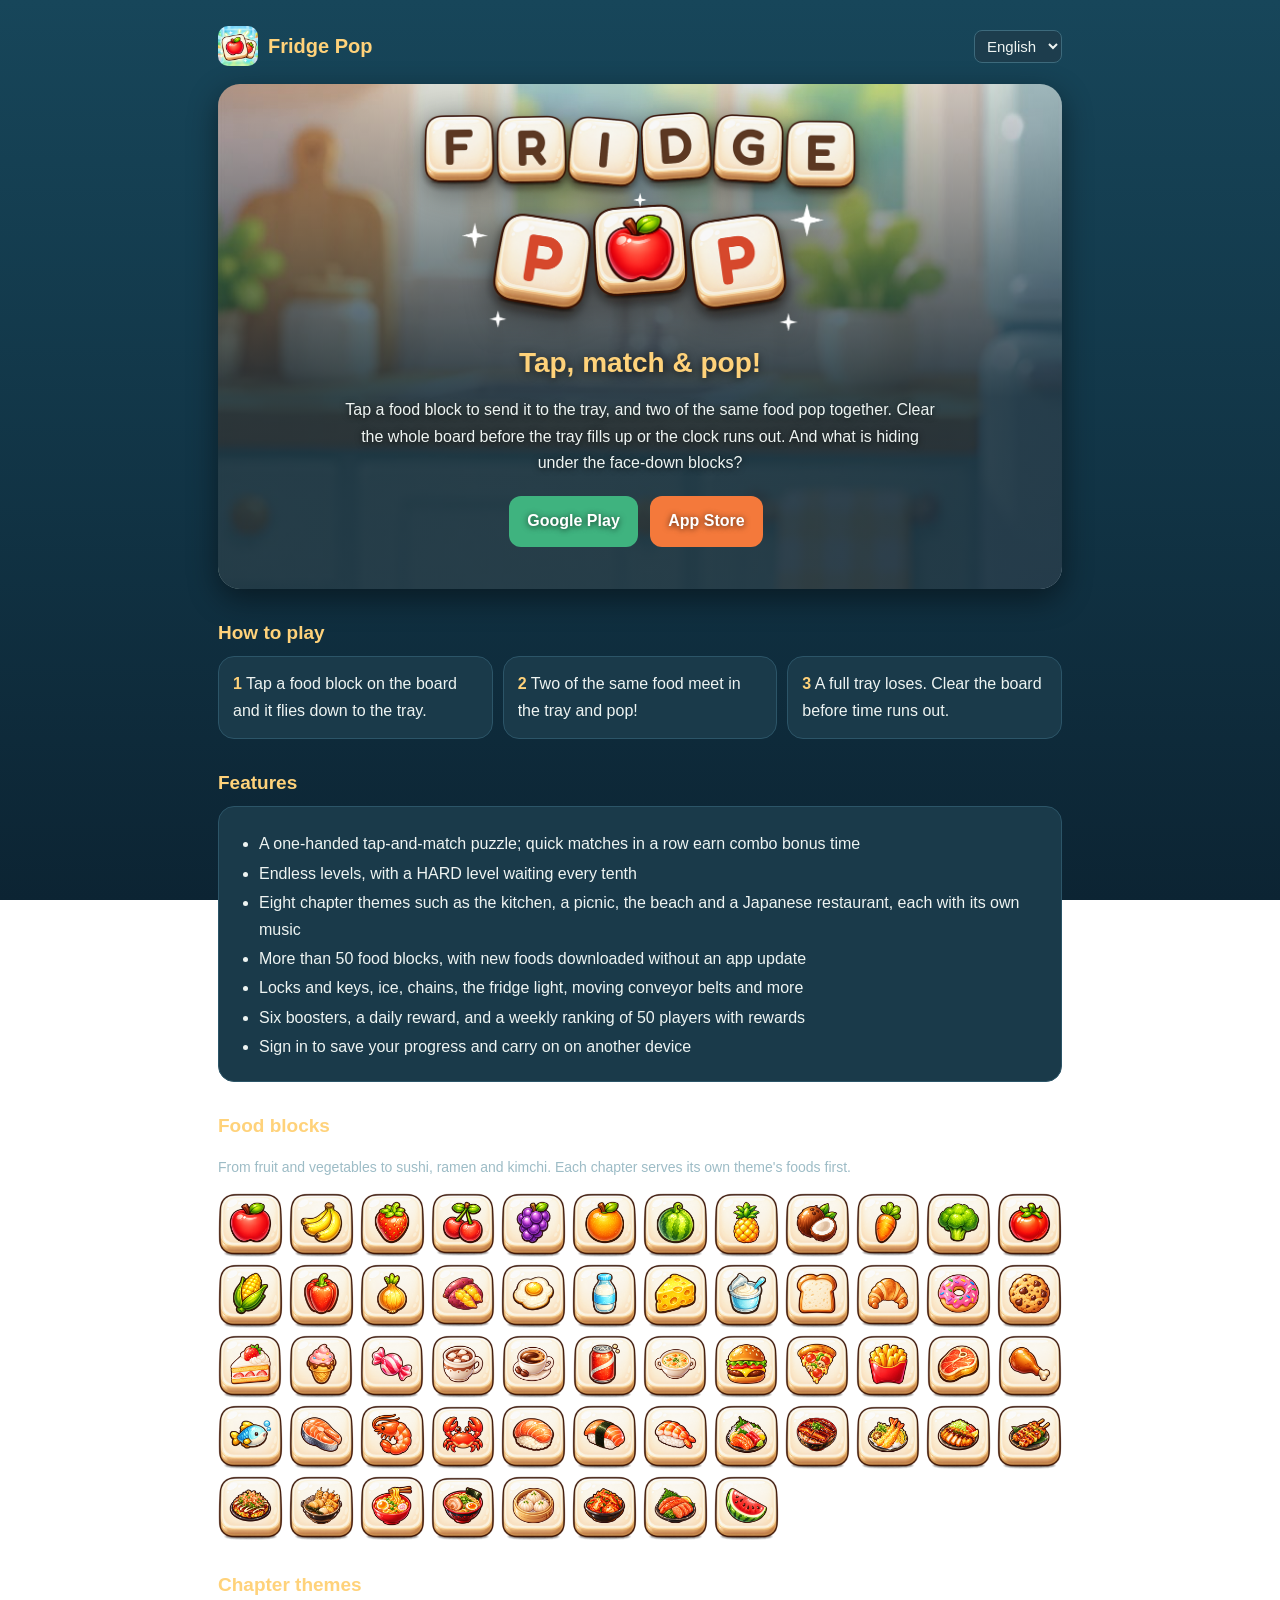
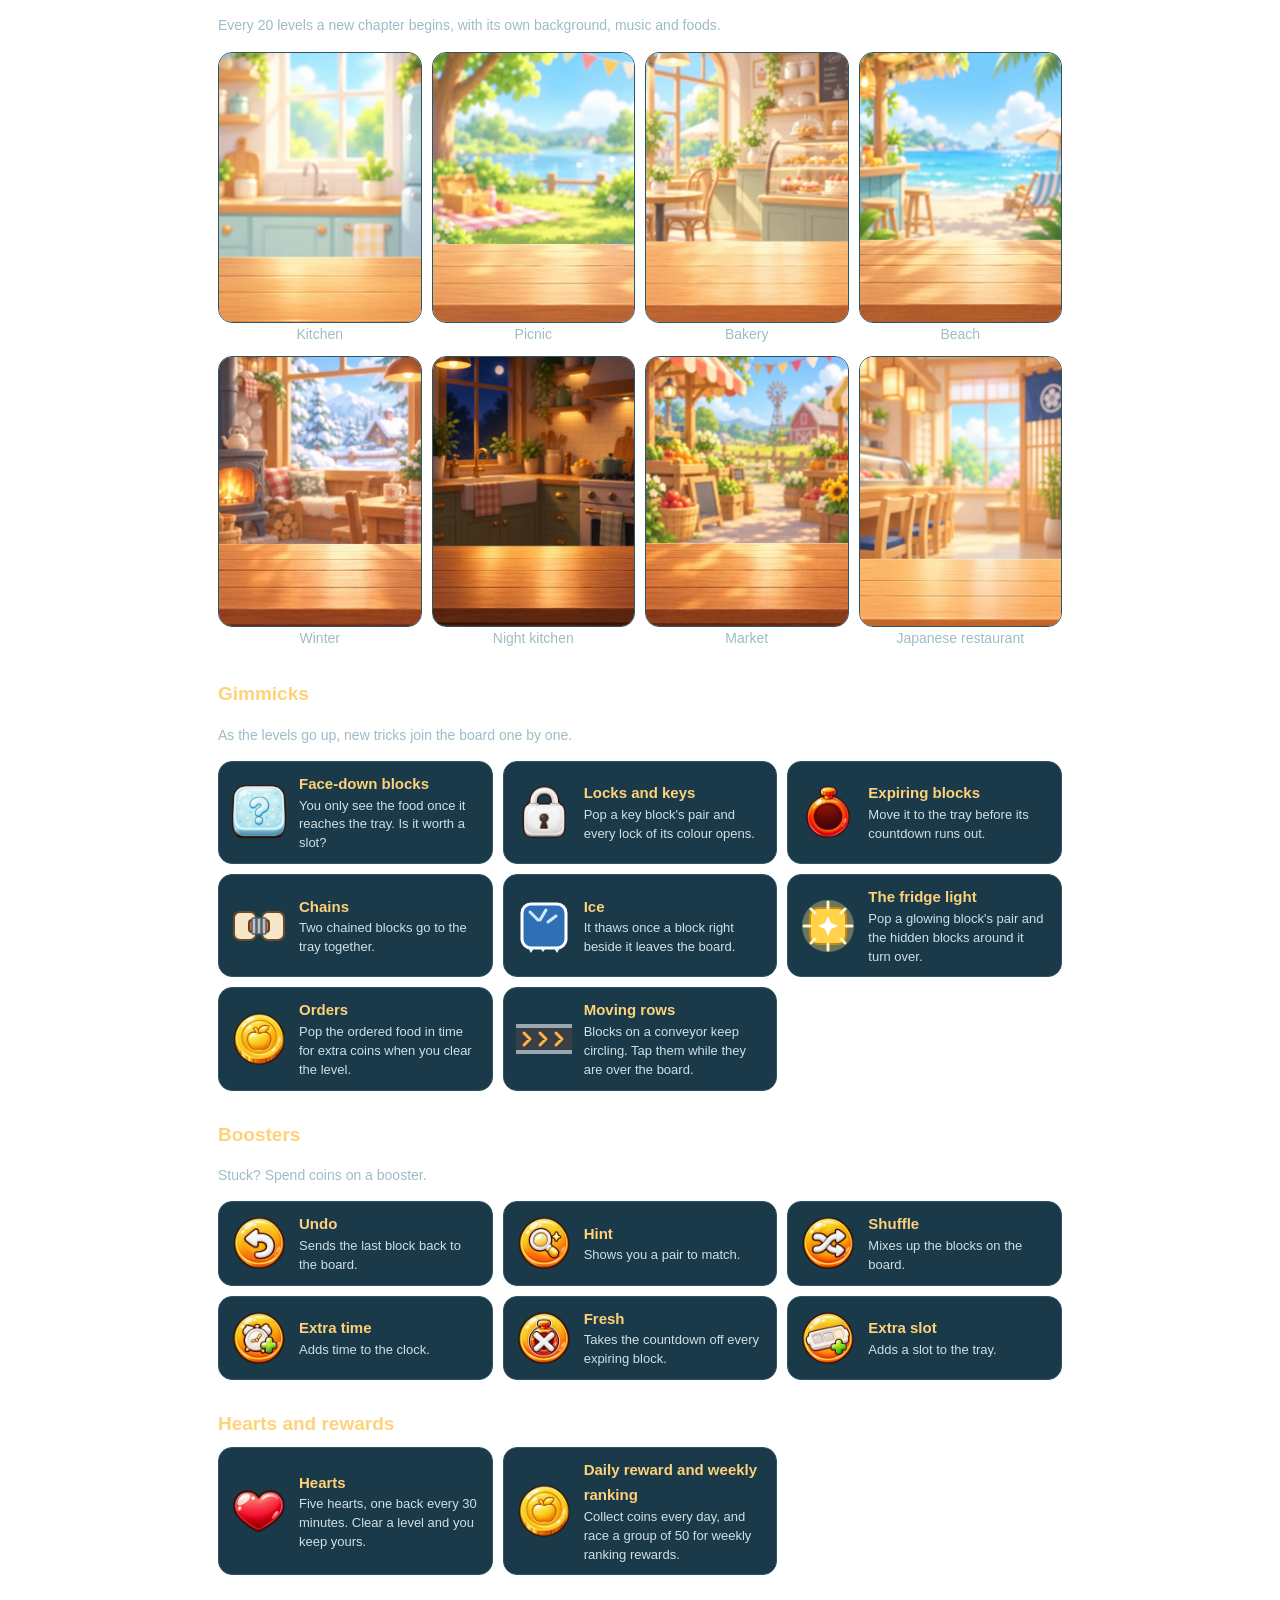
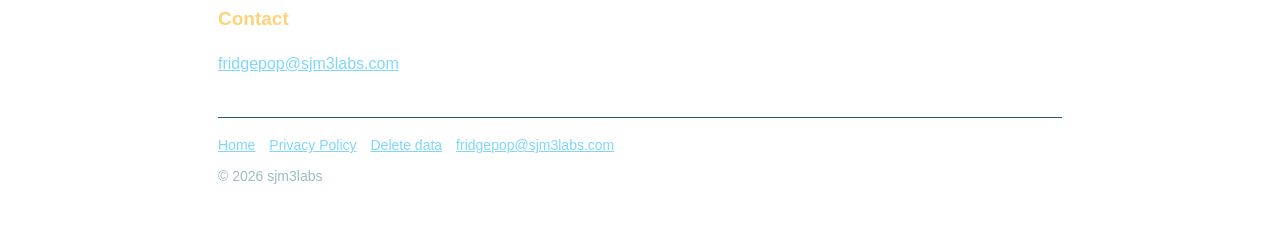
<file: index.html>
<!doctype html>
<html lang="ko">
<head>
<meta charset="utf-8">
<meta name="viewport" content="width=device-width,initial-scale=1">
<title>Fridge Pop</title>
<meta name="description" content="Tap, match and pop! A food matching puzzle. 탭하고, 짝 맞추고, 팡! 음식 짝 맞추기 퍼즐">
<meta property="og:title" content="Fridge Pop">
<meta property="og:description" content="Tap, match and pop! A food matching puzzle. 탭하고, 짝 맞추고, 팡! 음식 짝 맞추기 퍼즐">
<meta property="og:image" content="./assets/icon.png">
<link rel="icon" href="./assets/favicon.png">
<link rel="stylesheet" href="./assets/site.css">
</head>
<body>
<div class="wrap">
<header class="top"><a class="home" href="./"><img src="./assets/icon.png" alt="">Fridge Pop</a><div class="langs"><select id="lang" aria-label="Language"><option value="ko">한국어</option><option value="en">English</option></select></div></header>
<style>
.hero{border-radius:22px;overflow:hidden;background:#0c2433 url(assets/hero.jpg) center/cover;box-shadow:0 10px 30px rgba(0,0,0,.45)}
.hero .shade{background:linear-gradient(rgba(12,36,51,.15),rgba(12,36,51,.85) 62%);padding:28px 22px 22px;text-align:center}
.hero img.logo{width:100%;max-width:440px;filter:drop-shadow(0 6px 14px rgba(0,0,0,.45))}
.hero .text{max-width:600px;margin:6px auto 0}
.hero h1{text-shadow:0 2px 8px rgba(0,0,0,.6)}
.hero p{text-shadow:0 1px 6px rgba(0,0,0,.7)}
.foods{display:grid;grid-template-columns:repeat(auto-fill,minmax(64px,1fr));gap:6px}
.block{aspect-ratio:1;background:url(assets/tile.png) center/contain no-repeat;display:flex;align-items:center;justify-content:center}
.block img{width:66%;height:66%;object-fit:contain;transform:translateY(-7%)}
.themes{display:grid;grid-template-columns:repeat(4,1fr);gap:10px}
.themes figure{margin:0;text-align:center}
.themes img{width:100%;aspect-ratio:3/4;object-fit:cover;border-radius:14px;border:1px solid #2c5568;display:block}
.tiles{display:grid;grid-template-columns:repeat(auto-fill,minmax(240px,1fr));gap:10px}
.tile{display:flex;gap:12px;align-items:center;background:#1a3a4a;border:1px solid #2c5568;border-radius:14px;padding:10px 12px}
.tile img,.tile svg{width:56px;height:56px;object-fit:contain;flex:none}
.tile b{display:block;color:#ffd27a;font-size:15px}
.tile span.d{color:#cfe0e4;font-size:13px;line-height:1.45}
.tile span.d.on{display:block}
.steps{display:grid;grid-template-columns:repeat(3,1fr);gap:10px;counter-reset:s}
.steps .card{padding:14px}
.steps b{color:#ffd27a}
@media (max-width:560px){.themes{grid-template-columns:repeat(2,1fr)}.tiles,.steps{grid-template-columns:1fr}}
</style>
<section class="hero"><div class="shade">
<img class="logo" src="assets/logo.png" alt="Fridge Pop">
<div class="text">
<div data-lang="ko">
<h1>탭하고, 짝 맞추고, 팡!</h1>
<p>음식 블록을 눌러 트레이로 보내고, 같은 음식 두 개가 만나면 팡! 트레이가 가득 차기 전에, 시간이 다 가기 전에 보드를 모두 비우세요. 뒤집힌 블록 속에는 무엇이 숨어 있을까요?</p>
</div>
<div data-lang="en">
<h1>Tap, match &amp; pop!</h1>
<p>Tap a food block to send it to the tray, and two of the same food pop together. Clear the whole board before the tray fills up or the clock runs out. And what is hiding under the face-down blocks?</p>
</div>
<p>
<a class="button" href="https://play.google.com/store/apps/details?id=com.sjm3labs.fridgepop">Google Play</a>
<a class="button orange" href="https://apps.apple.com/app/id6827729733">App Store</a>
</p>
</div>
</div></section>

<h2><span data-lang="ko">게임 방법</span><span data-lang="en">How to play</span></h2>
<div class="steps">
<div class="card"><b>1</b> <span data-lang="ko">보드의 음식 블록을 탭하면 아래 트레이로 날아갑니다.</span><span data-lang="en">Tap a food block on the board and it flies down to the tray.</span></div>
<div class="card"><b>2</b> <span data-lang="ko">같은 음식 두 개가 트레이에서 만나면 팡! 사라집니다.</span><span data-lang="en">Two of the same food meet in the tray and pop!</span></div>
<div class="card"><b>3</b> <span data-lang="ko">트레이가 가득 차면 실패. 시간 안에 보드를 모두 비우세요.</span><span data-lang="en">A full tray loses. Clear the board before time runs out.</span></div>
</div>

<h2><span data-lang="ko">게임 특징</span><span data-lang="en">Features</span></h2>
<div class="card">
<ul data-lang="ko">
<li>한 손으로 즐기는 탭 짝 맞추기 퍼즐, 빠르게 이어 맞히면 콤보 보너스 시간</li>
<li>끝없이 이어지는 레벨, 10레벨마다 기다리는 HARD 레벨</li>
<li>주방, 피크닉, 해변, 일식당 등 8가지 챕터 테마와 테마별 음악</li>
<li>50가지가 넘는 음식 블록, 업데이트 없이 새로 내려받는 음식</li>
<li>자물쇠와 열쇠, 얼음, 체인, 냉장고 불빛, 움직이는 컨베이어 등 다양한 기믹</li>
<li>6가지 부스터, 매일 출석 보상, 50명이 겨루는 주간 랭킹과 보상</li>
<li>로그인하면 진행 상황을 저장해 다른 기기에서 이어서 플레이</li>
</ul>
<ul data-lang="en">
<li>A one-handed tap-and-match puzzle; quick matches in a row earn combo bonus time</li>
<li>Endless levels, with a HARD level waiting every tenth</li>
<li>Eight chapter themes such as the kitchen, a picnic, the beach and a Japanese restaurant, each with its own music</li>
<li>More than 50 food blocks, with new foods downloaded without an app update</li>
<li>Locks and keys, ice, chains, the fridge light, moving conveyor belts and more</li>
<li>Six boosters, a daily reward, and a weekly ranking of 50 players with rewards</li>
<li>Sign in to save your progress and carry on on another device</li>
</ul>
</div>

<h2><span data-lang="ko">음식 블록</span><span data-lang="en">Food blocks</span></h2>
<p class="muted"><span data-lang="ko">과일과 채소부터 초밥, 라멘, 김치까지. 챕터마다 그 테마의 음식이 먼저 나옵니다.</span><span data-lang="en">From fruit and vegetables to sushi, ramen and kimchi. Each chapter serves its own theme's foods first.</span></p>
<div class="foods">
<div class="block"><img src="assets/foods/apple.png" alt="Apple" loading="lazy"></div>
<div class="block"><img src="assets/foods/banana.png" alt="Banana" loading="lazy"></div>
<div class="block"><img src="assets/foods/strawberry.png" alt="Strawberry" loading="lazy"></div>
<div class="block"><img src="assets/foods/cherries.png" alt="Cherries" loading="lazy"></div>
<div class="block"><img src="assets/foods/grape.png" alt="Grape" loading="lazy"></div>
<div class="block"><img src="assets/foods/orange.png" alt="Orange" loading="lazy"></div>
<div class="block"><img src="assets/foods/watermelon.png" alt="Watermelon" loading="lazy"></div>
<div class="block"><img src="assets/foods/pineapple.png" alt="Pineapple" loading="lazy"></div>
<div class="block"><img src="assets/foods/coconut.png" alt="Coconut" loading="lazy"></div>
<div class="block"><img src="assets/foods/carrot.png" alt="Carrot" loading="lazy"></div>
<div class="block"><img src="assets/foods/broccoli.png" alt="Broccoli" loading="lazy"></div>
<div class="block"><img src="assets/foods/tomato.png" alt="Tomato" loading="lazy"></div>
<div class="block"><img src="assets/foods/corn.png" alt="Corn" loading="lazy"></div>
<div class="block"><img src="assets/foods/pepper.png" alt="Pepper" loading="lazy"></div>
<div class="block"><img src="assets/foods/onion.png" alt="Onion" loading="lazy"></div>
<div class="block"><img src="assets/foods/sweetpotatoes.png" alt="Sweet potatoes" loading="lazy"></div>
<div class="block"><img src="assets/foods/egg.png" alt="Egg" loading="lazy"></div>
<div class="block"><img src="assets/foods/milk.png" alt="Milk" loading="lazy"></div>
<div class="block"><img src="assets/foods/cheese.png" alt="Cheese" loading="lazy"></div>
<div class="block"><img src="assets/foods/yogurt.png" alt="Yogurt" loading="lazy"></div>
<div class="block"><img src="assets/foods/bread.png" alt="Bread" loading="lazy"></div>
<div class="block"><img src="assets/foods/croissant.png" alt="Croissant" loading="lazy"></div>
<div class="block"><img src="assets/foods/donut.png" alt="Donut" loading="lazy"></div>
<div class="block"><img src="assets/foods/cookie.png" alt="Cookie" loading="lazy"></div>
<div class="block"><img src="assets/foods/cake.png" alt="Cake" loading="lazy"></div>
<div class="block"><img src="assets/foods/icecream.png" alt="Ice cream" loading="lazy"></div>
<div class="block"><img src="assets/foods/candy.png" alt="Candy" loading="lazy"></div>
<div class="block"><img src="assets/foods/cocoa.png" alt="Cocoa" loading="lazy"></div>
<div class="block"><img src="assets/foods/coffee.png" alt="Coffee" loading="lazy"></div>
<div class="block"><img src="assets/foods/soda.png" alt="Soda" loading="lazy"></div>
<div class="block"><img src="assets/foods/soup.png" alt="Soup" loading="lazy"></div>
<div class="block"><img src="assets/foods/burger.png" alt="Burger" loading="lazy"></div>
<div class="block"><img src="assets/foods/pizza.png" alt="Pizza" loading="lazy"></div>
<div class="block"><img src="assets/foods/frenchfries.png" alt="French fries" loading="lazy"></div>
<div class="block"><img src="assets/foods/steak.png" alt="Steak" loading="lazy"></div>
<div class="block"><img src="assets/foods/drumstick.png" alt="Drumstick" loading="lazy"></div>
<div class="block"><img src="assets/foods/fish.png" alt="Fish" loading="lazy"></div>
<div class="block"><img src="assets/foods/salmon.png" alt="Salmon" loading="lazy"></div>
<div class="block"><img src="assets/foods/shrimp.png" alt="Shrimp" loading="lazy"></div>
<div class="block"><img src="assets/foods/crab.png" alt="Crab" loading="lazy"></div>
<div class="block"><img src="assets/foods/sushi.png" alt="Sushi" loading="lazy"></div>
<div class="block"><img src="assets/foods/sushi01.png" alt="Sushi" loading="lazy"></div>
<div class="block"><img src="assets/foods/sushi02.png" alt="Sushi" loading="lazy"></div>
<div class="block"><img src="assets/foods/sashimi.png" alt="Sashimi" loading="lazy"></div>
<div class="block"><img src="assets/foods/unagi.png" alt="Unagi" loading="lazy"></div>
<div class="block"><img src="assets/foods/tempura.png" alt="Tempura" loading="lazy"></div>
<div class="block"><img src="assets/foods/tonkatsu.png" alt="Tonkatsu" loading="lazy"></div>
<div class="block"><img src="assets/foods/yakitori.png" alt="Yakitori" loading="lazy"></div>
<div class="block"><img src="assets/foods/okonomiyaki.png" alt="Okonomiyaki" loading="lazy"></div>
<div class="block"><img src="assets/foods/oden.png" alt="Oden" loading="lazy"></div>
<div class="block"><img src="assets/foods/ramen.png" alt="Ramen" loading="lazy"></div>
<div class="block"><img src="assets/foods/ramen01.png" alt="Ramen" loading="lazy"></div>
<div class="block"><img src="assets/foods/dumpling.png" alt="Dumpling" loading="lazy"></div>
<div class="block"><img src="assets/foods/kimchi.png" alt="Kimchi" loading="lazy"></div>
<div class="block"><img src="assets/foods/shiso.png" alt="Pollock roe on shiso" loading="lazy"></div>
<div class="block"><img src="assets/foods/watermelonslice.png" alt="Watermelon slice" loading="lazy"></div>
</div>

<h2><span data-lang="ko">챕터 테마</span><span data-lang="en">Chapter themes</span></h2>
<p class="muted"><span data-lang="ko">20레벨마다 챕터가 바뀌고, 배경과 음악, 나오는 음식도 함께 바뀝니다.</span><span data-lang="en">Every 20 levels a new chapter begins, with its own background, music and foods.</span></p>
<div class="themes">
<figure><img src="assets/themes/kitchen.jpg" alt="Kitchen" loading="lazy"><figcaption class="muted"><span data-lang="ko">주방</span><span data-lang="en">Kitchen</span></figcaption></figure>
<figure><img src="assets/themes/picnic.jpg" alt="Picnic" loading="lazy"><figcaption class="muted"><span data-lang="ko">피크닉</span><span data-lang="en">Picnic</span></figcaption></figure>
<figure><img src="assets/themes/bakery.jpg" alt="Bakery" loading="lazy"><figcaption class="muted"><span data-lang="ko">베이커리</span><span data-lang="en">Bakery</span></figcaption></figure>
<figure><img src="assets/themes/beach.jpg" alt="Beach" loading="lazy"><figcaption class="muted"><span data-lang="ko">해변</span><span data-lang="en">Beach</span></figcaption></figure>
<figure><img src="assets/themes/winter.jpg" alt="Winter" loading="lazy"><figcaption class="muted"><span data-lang="ko">겨울</span><span data-lang="en">Winter</span></figcaption></figure>
<figure><img src="assets/themes/night_kitchen.jpg" alt="Night kitchen" loading="lazy"><figcaption class="muted"><span data-lang="ko">밤의 주방</span><span data-lang="en">Night kitchen</span></figcaption></figure>
<figure><img src="assets/themes/market.jpg" alt="Market" loading="lazy"><figcaption class="muted"><span data-lang="ko">시장</span><span data-lang="en">Market</span></figcaption></figure>
<figure><img src="assets/themes/japanese_restaurant.jpg" alt="Japanese restaurant" loading="lazy"><figcaption class="muted"><span data-lang="ko">일식당</span><span data-lang="en">Japanese restaurant</span></figcaption></figure>
</div>

<h2><span data-lang="ko">기믹</span><span data-lang="en">Gimmicks</span></h2>
<p class="muted"><span data-lang="ko">레벨이 오를수록 보드에 새로운 장치가 하나씩 등장합니다.</span><span data-lang="en">As the levels go up, new tricks join the board one by one.</span></p>
<div class="tiles">
<div class="tile"><img src="assets/gimmicks/hidden.png" alt="Face-down block" loading="lazy"><div><b><span data-lang="ko">뒤집힌 블록</span><span data-lang="en">Face-down blocks</span></b><span class="d" data-lang="ko">트레이에 들어가야 무슨 음식인지 보입니다. 트레이 한 칸을 걸어 보세요.</span><span class="d" data-lang="en">You only see the food once it reaches the tray. Is it worth a slot?</span></div></div>
<div class="tile"><img src="assets/gimmicks/lock.png" alt="Lock" loading="lazy"><div><b><span data-lang="ko">자물쇠와 열쇠</span><span data-lang="en">Locks and keys</span></b><span class="d" data-lang="ko">열쇠 블록의 짝을 맞추면 같은 색 자물쇠가 모두 열립니다.</span><span class="d" data-lang="en">Pop a key block's pair and every lock of its colour opens.</span></div></div>
<div class="tile"><img src="assets/gimmicks/timer.png" alt="Timer" loading="lazy"><div><b><span data-lang="ko">시한 블록</span><span data-lang="en">Expiring blocks</span></b><span class="d" data-lang="ko">시간이 다 되기 전에 트레이로 옮겨야 합니다.</span><span class="d" data-lang="en">Move it to the tray before its countdown runs out.</span></div></div>
<div class="tile"><svg viewBox="0 0 56 56" aria-hidden="true"><rect x="3" y="14" width="22" height="28" rx="6" fill="#f6e7c8" stroke="#6b4a2b" stroke-width="2"/><rect x="31" y="14" width="22" height="28" rx="6" fill="#f6e7c8" stroke="#6b4a2b" stroke-width="2"/><rect x="18" y="22" width="20" height="12" rx="3" fill="#c9773a" stroke="#6b3d1a" stroke-width="2"/><g fill="#b9c3cc" stroke="#55606a" stroke-width="1.5"><rect x="21" y="20" width="4" height="16" rx="1"/><rect x="26" y="20" width="4" height="16" rx="1"/><rect x="31" y="20" width="4" height="16" rx="1"/></g></svg><div><b><span data-lang="ko">체인</span><span data-lang="en">Chains</span></b><span class="d" data-lang="ko">묶인 두 블록은 한 번에 함께 트레이로 갑니다.</span><span class="d" data-lang="en">Two chained blocks go to the tray together.</span></div></div>
<div class="tile"><svg viewBox="0 0 56 56" aria-hidden="true"><rect x="6" y="6" width="44" height="44" rx="9" fill="#2f6fb6" stroke="#fff" stroke-width="3"/><path d="M14 14l8 8M30 12l-6 10M40 18l-8 6" stroke="#cfe9ff" stroke-width="3" stroke-linecap="round"/><path d="M12 50l3 5 3-5M24 50l3 4 3-4M38 50l3 5 3-5" fill="#e6f4ff"/></svg><div><b><span data-lang="ko">얼음</span><span data-lang="en">Ice</span></b><span class="d" data-lang="ko">바로 옆 블록이 보드를 떠나야 얼음이 녹습니다.</span><span class="d" data-lang="en">It thaws once a block right beside it leaves the board.</span></div></div>
<div class="tile"><svg viewBox="0 0 56 56" aria-hidden="true"><circle cx="28" cy="28" r="26" fill="#ffe58a" opacity=".35"/><rect x="10" y="10" width="36" height="36" rx="8" fill="#ffd24a" stroke="#c98a12" stroke-width="2"/><path d="M28 4v6M28 46v6M4 28h6M46 28h6M11 11l4 4M41 41l4 4M45 11l-4 4M15 41l-4 4" stroke="#fff4c2" stroke-width="3" stroke-linecap="round"/><path d="M28 18l3 7 7 3-7 3-3 7-3-7-7-3 7-3z" fill="#fff"/></svg><div><b><span data-lang="ko">냉장고 불빛</span><span data-lang="en">The fridge light</span></b><span class="d" data-lang="ko">빛나는 블록의 짝을 맞추면 주변의 뒤집힌 블록이 모두 보입니다.</span><span class="d" data-lang="en">Pop a glowing block's pair and the hidden blocks around it turn over.</span></div></div>
<div class="tile"><img src="assets/boosters/coin.png" alt="Coin" loading="lazy"><div><b><span data-lang="ko">주문</span><span data-lang="en">Orders</span></b><span class="d" data-lang="ko">주문 카드의 음식을 제한 시간 안에 맞추면 클리어할 때 코인을 더 받습니다.</span><span class="d" data-lang="en">Pop the ordered food in time for extra coins when you clear the level.</span></div></div>
<div class="tile"><svg viewBox="0 0 56 56" aria-hidden="true"><rect x="0" y="16" width="56" height="24" fill="#3a3f46"/><rect x="0" y="13" width="56" height="4" fill="#9aa6b0"/><rect x="0" y="39" width="56" height="4" fill="#9aa6b0"/><path d="M8 22l6 6-6 6M24 22l6 6-6 6M40 22l6 6-6 6" stroke="#ffb347" stroke-width="3" fill="none" stroke-linecap="round" stroke-linejoin="round"/></svg><div><b><span data-lang="ko">움직이는 줄</span><span data-lang="en">Moving rows</span></b><span class="d" data-lang="ko">컨베이어 위 블록이 쉬지 않고 돌아갑니다. 보드 위에 있을 때만 탭할 수 있어요.</span><span class="d" data-lang="en">Blocks on a conveyor keep circling. Tap them while they are over the board.</span></div></div>
</div>

<h2><span data-lang="ko">부스터</span><span data-lang="en">Boosters</span></h2>
<p class="muted"><span data-lang="ko">막힐 때는 코인으로 부스터를 쓰세요.</span><span data-lang="en">Stuck? Spend coins on a booster.</span></p>
<div class="tiles">
<div class="tile"><img src="assets/boosters/undo.png" alt="Undo" loading="lazy"><div><b><span data-lang="ko">되돌리기</span><span data-lang="en">Undo</span></b><span class="d" data-lang="ko">마지막으로 옮긴 블록을 보드로 돌려보냅니다.</span><span class="d" data-lang="en">Sends the last block back to the board.</span></div></div>
<div class="tile"><img src="assets/boosters/hint.png" alt="Hint" loading="lazy"><div><b><span data-lang="ko">힌트</span><span data-lang="en">Hint</span></b><span class="d" data-lang="ko">맞출 수 있는 짝을 알려 줍니다.</span><span class="d" data-lang="en">Shows you a pair to match.</span></div></div>
<div class="tile"><img src="assets/boosters/shuffle.png" alt="Shuffle" loading="lazy"><div><b><span data-lang="ko">섞기</span><span data-lang="en">Shuffle</span></b><span class="d" data-lang="ko">보드의 블록을 새로 섞습니다.</span><span class="d" data-lang="en">Mixes up the blocks on the board.</span></div></div>
<div class="tile"><img src="assets/boosters/time.png" alt="Extra time" loading="lazy"><div><b><span data-lang="ko">시간 추가</span><span data-lang="en">Extra time</span></b><span class="d" data-lang="ko">남은 시간을 늘려 줍니다.</span><span class="d" data-lang="en">Adds time to the clock.</span></div></div>
<div class="tile"><img src="assets/boosters/fresh.png" alt="Fresh" loading="lazy"><div><b><span data-lang="ko">신선하게</span><span data-lang="en">Fresh</span></b><span class="d" data-lang="ko">보드 위 모든 시한 블록의 카운트다운을 없앱니다.</span><span class="d" data-lang="en">Takes the countdown off every expiring block.</span></div></div>
<div class="tile"><img src="assets/boosters/slot.png" alt="Extra slot" loading="lazy"><div><b><span data-lang="ko">칸 추가</span><span data-lang="en">Extra slot</span></b><span class="d" data-lang="ko">트레이에 한 칸을 더합니다.</span><span class="d" data-lang="en">Adds a slot to the tray.</span></div></div>
</div>

<h2><span data-lang="ko">하트와 보상</span><span data-lang="en">Hearts and rewards</span></h2>
<div class="tiles">
<div class="tile"><img src="assets/boosters/heart.png" alt="Heart" loading="lazy"><div><b><span data-lang="ko">하트</span><span data-lang="en">Hearts</span></b><span class="d" data-lang="ko">하트 5개, 30분마다 하나씩 채워집니다. 클리어하면 하트를 잃지 않아요.</span><span class="d" data-lang="en">Five hearts, one back every 30 minutes. Clear a level and you keep yours.</span></div></div>
<div class="tile"><img src="assets/boosters/coin.png" alt="Coin" loading="lazy"><div><b><span data-lang="ko">출석 보상과 주간 랭킹</span><span data-lang="en">Daily reward and weekly ranking</span></b><span class="d" data-lang="ko">매일 코인을 받고, 50명 그룹에서 겨뤄 주간 순위 보상을 받으세요.</span><span class="d" data-lang="en">Collect coins every day, and race a group of 50 for weekly ranking rewards.</span></div></div>
</div>

<h2><span data-lang="ko">문의</span><span data-lang="en">Contact</span></h2>
<p><a href="mailto:fridgepop@sjm3labs.com">fridgepop@sjm3labs.com</a></p>
<footer>
<a href="./">Home</a><a href="./privacy-policy/"><span data-lang="ko">개인정보처리방침</span><span data-lang="en">Privacy Policy</span></a><a href="./delete-account/"><span data-lang="ko">데이터 삭제</span><span data-lang="en">Delete data</span></a><a href="mailto:fridgepop@sjm3labs.com">fridgepop@sjm3labs.com</a>
<div style="margin-top:8px">© 2026 sjm3labs</div>
</footer>
</div>
<script src="./assets/site.js"></script>
</body>
</html>
</file>
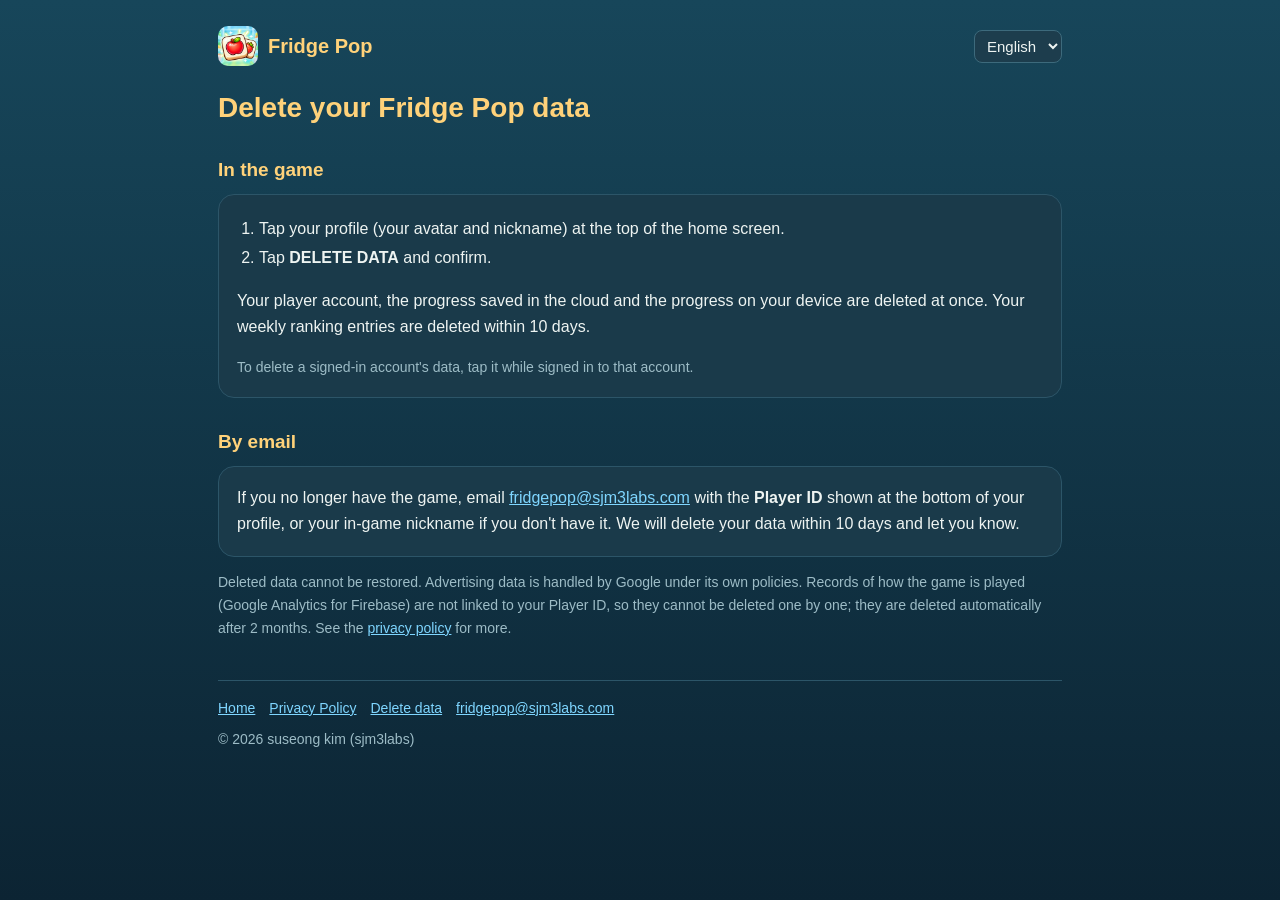
<file: delete-account/index.html>
<!doctype html>
<html lang="ko">
<head>
<meta charset="utf-8">
<meta name="viewport" content="width=device-width,initial-scale=1">
<title>Delete your Fridge Pop data</title>
<meta name="description" content="How to delete your Fridge Pop data / Fridge Pop 데이터 삭제 방법">
<meta property="og:title" content="Delete your Fridge Pop data">
<meta property="og:description" content="How to delete your Fridge Pop data / Fridge Pop 데이터 삭제 방법">
<meta property="og:image" content="../assets/icon.png">
<link rel="icon" href="../assets/favicon.png">
<link rel="stylesheet" href="../assets/site.css">
</head>
<body>
<div class="wrap">
<header class="top"><a class="home" href="../"><img src="../assets/icon.png" alt="">Fridge Pop</a><div class="langs"><select id="lang" aria-label="Language"><option value="ko">한국어</option><option value="en">English</option></select></div></header>
<article data-lang="ko">
<h1>Fridge Pop 데이터 삭제</h1>
<h2>게임 안에서 바로 삭제하기</h2>
<div class="card"><ol>
<li>홈 화면 위쪽의 프로필(아바타와 닉네임)을 누릅니다.</li>
<li><b>DELETE DATA</b>를 누르고 한 번 더 확인합니다.</li>
</ol>
<p>플레이어 계정, 클라우드에 저장된 진행 상황, 기기의 진행 상황이 바로 삭제됩니다. 주간 랭킹 기록은 10일 안에 삭제됩니다.</p>
<p class="muted">로그인한 계정의 데이터를 지우려면 그 계정으로 로그인한 상태에서 눌러 주세요.</p></div>
<h2>이메일로 요청하기</h2>
<div class="card"><p>게임을 이미 지웠다면 <a href="mailto:fridgepop@sjm3labs.com?subject=Fridge%20Pop%20data%20deletion">fridgepop@sjm3labs.com</a> 으로 연락해 주세요. 프로필 아래쪽의 <b>Player ID</b>를 알려 주시면 가장 빠르고, 모르면 게임 안의 닉네임을 알려 주세요. 10일 안에 데이터를 삭제하고 답장드립니다.</p></div>
<p class="muted">삭제된 데이터는 되돌릴 수 없습니다. 광고 관련 데이터는 Google이 자체 정책에 따라 처리합니다. 게임 이용 기록(Google Analytics for Firebase)은 Player ID와 연결되어 있지 않아 따로 지울 수 없으며, 2개월 뒤 자동으로 삭제됩니다. 자세한 내용은 <a href="../privacy-policy/">개인정보처리방침</a>을 참고해 주세요.</p>
</article>
<article data-lang="en">
<h1>Delete your Fridge Pop data</h1>
<h2>In the game</h2>
<div class="card"><ol>
<li>Tap your profile (your avatar and nickname) at the top of the home screen.</li>
<li>Tap <b>DELETE DATA</b> and confirm.</li>
</ol>
<p>Your player account, the progress saved in the cloud and the progress on your device are deleted at once. Your weekly ranking entries are deleted within 10 days.</p>
<p class="muted">To delete a signed-in account's data, tap it while signed in to that account.</p></div>
<h2>By email</h2>
<div class="card"><p>If you no longer have the game, email <a href="mailto:fridgepop@sjm3labs.com?subject=Fridge%20Pop%20data%20deletion">fridgepop@sjm3labs.com</a> with the <b>Player ID</b> shown at the bottom of your profile, or your in-game nickname if you don't have it. We will delete your data within 10 days and let you know.</p></div>
<p class="muted">Deleted data cannot be restored. Advertising data is handled by Google under its own policies. Records of how the game is played (Google Analytics for Firebase) are not linked to your Player ID, so they cannot be deleted one by one; they are deleted automatically after 2 months. See the <a href="../privacy-policy/">privacy policy</a> for more.</p>
</article>
<footer>
<a href="../">Home</a><a href="../privacy-policy/"><span data-lang="ko">개인정보처리방침</span><span data-lang="en">Privacy Policy</span></a><a href="../delete-account/"><span data-lang="ko">데이터 삭제</span><span data-lang="en">Delete data</span></a><a href="mailto:fridgepop@sjm3labs.com">fridgepop@sjm3labs.com</a>
<div style="margin-top:8px">© 2026 suseong kim (sjm3labs)</div>
</footer>
</div>
<script src="../assets/site.js"></script>
</body>
</html>
</file>
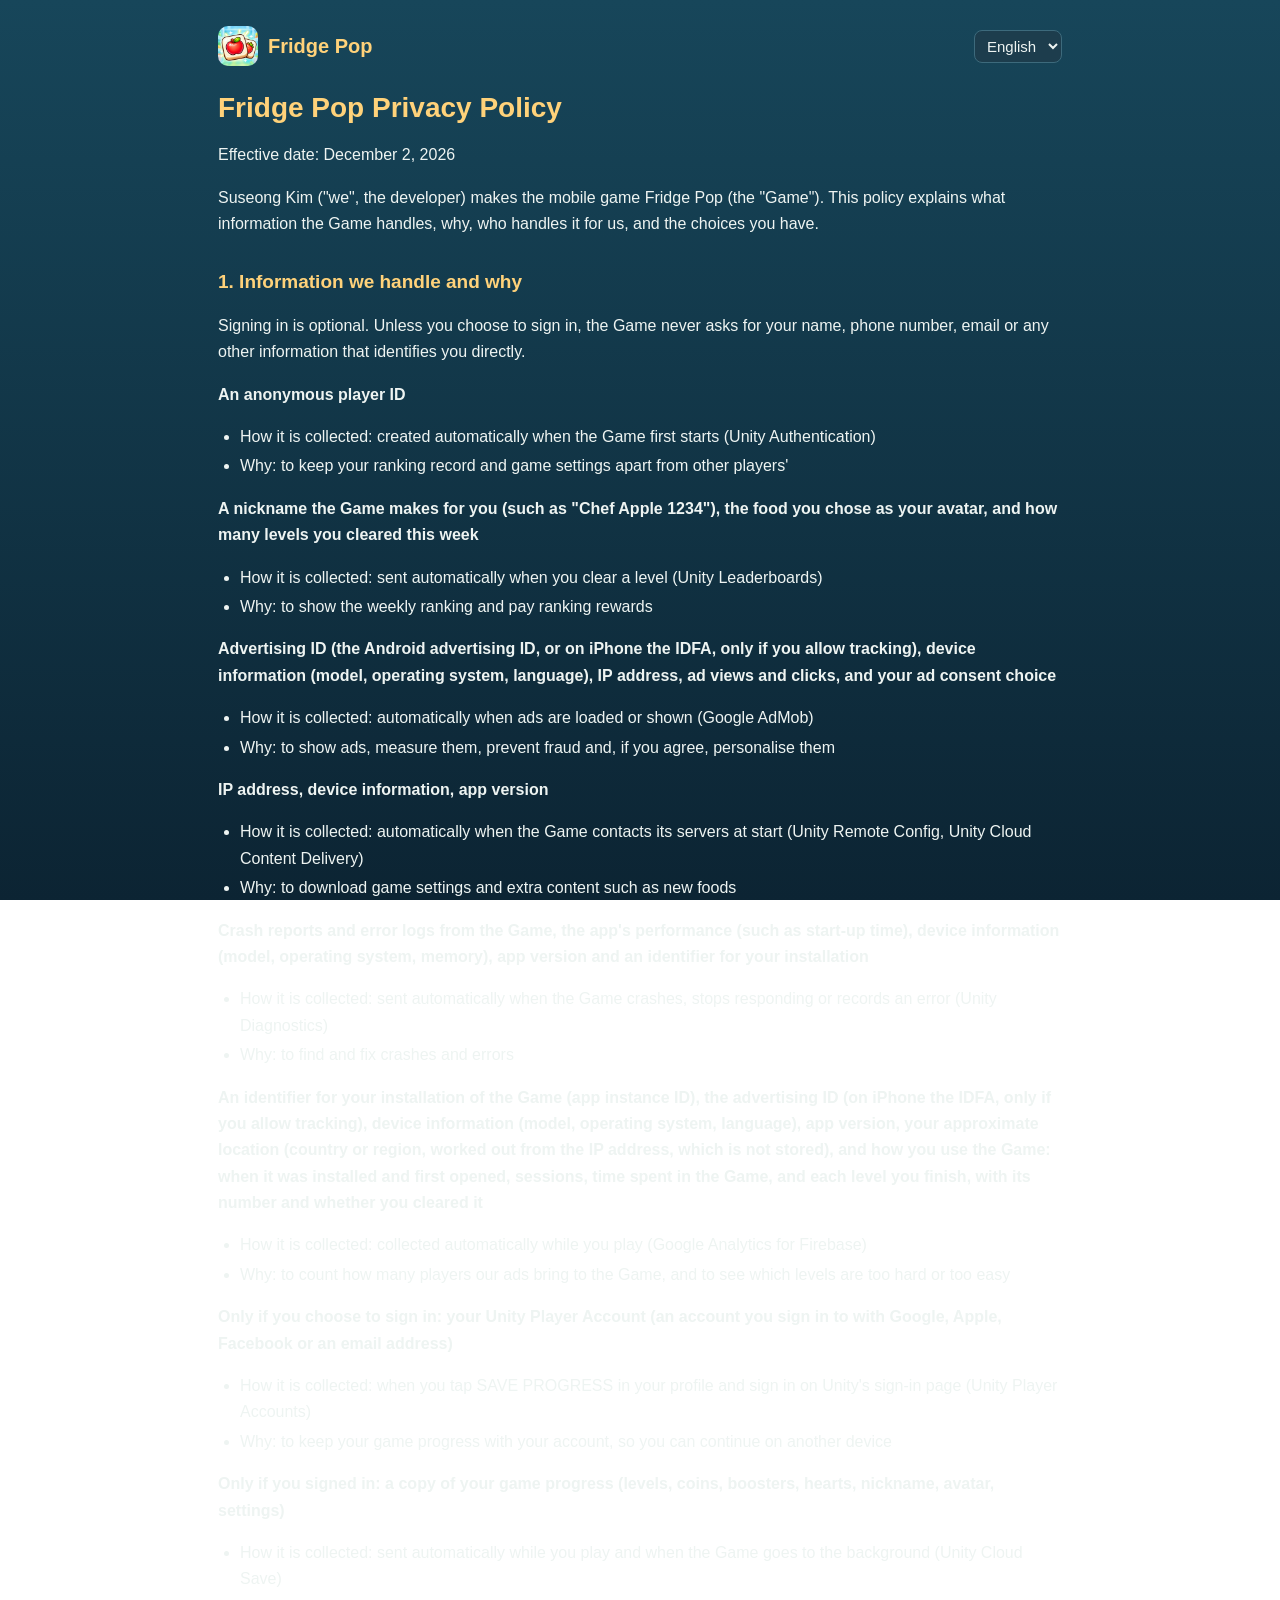
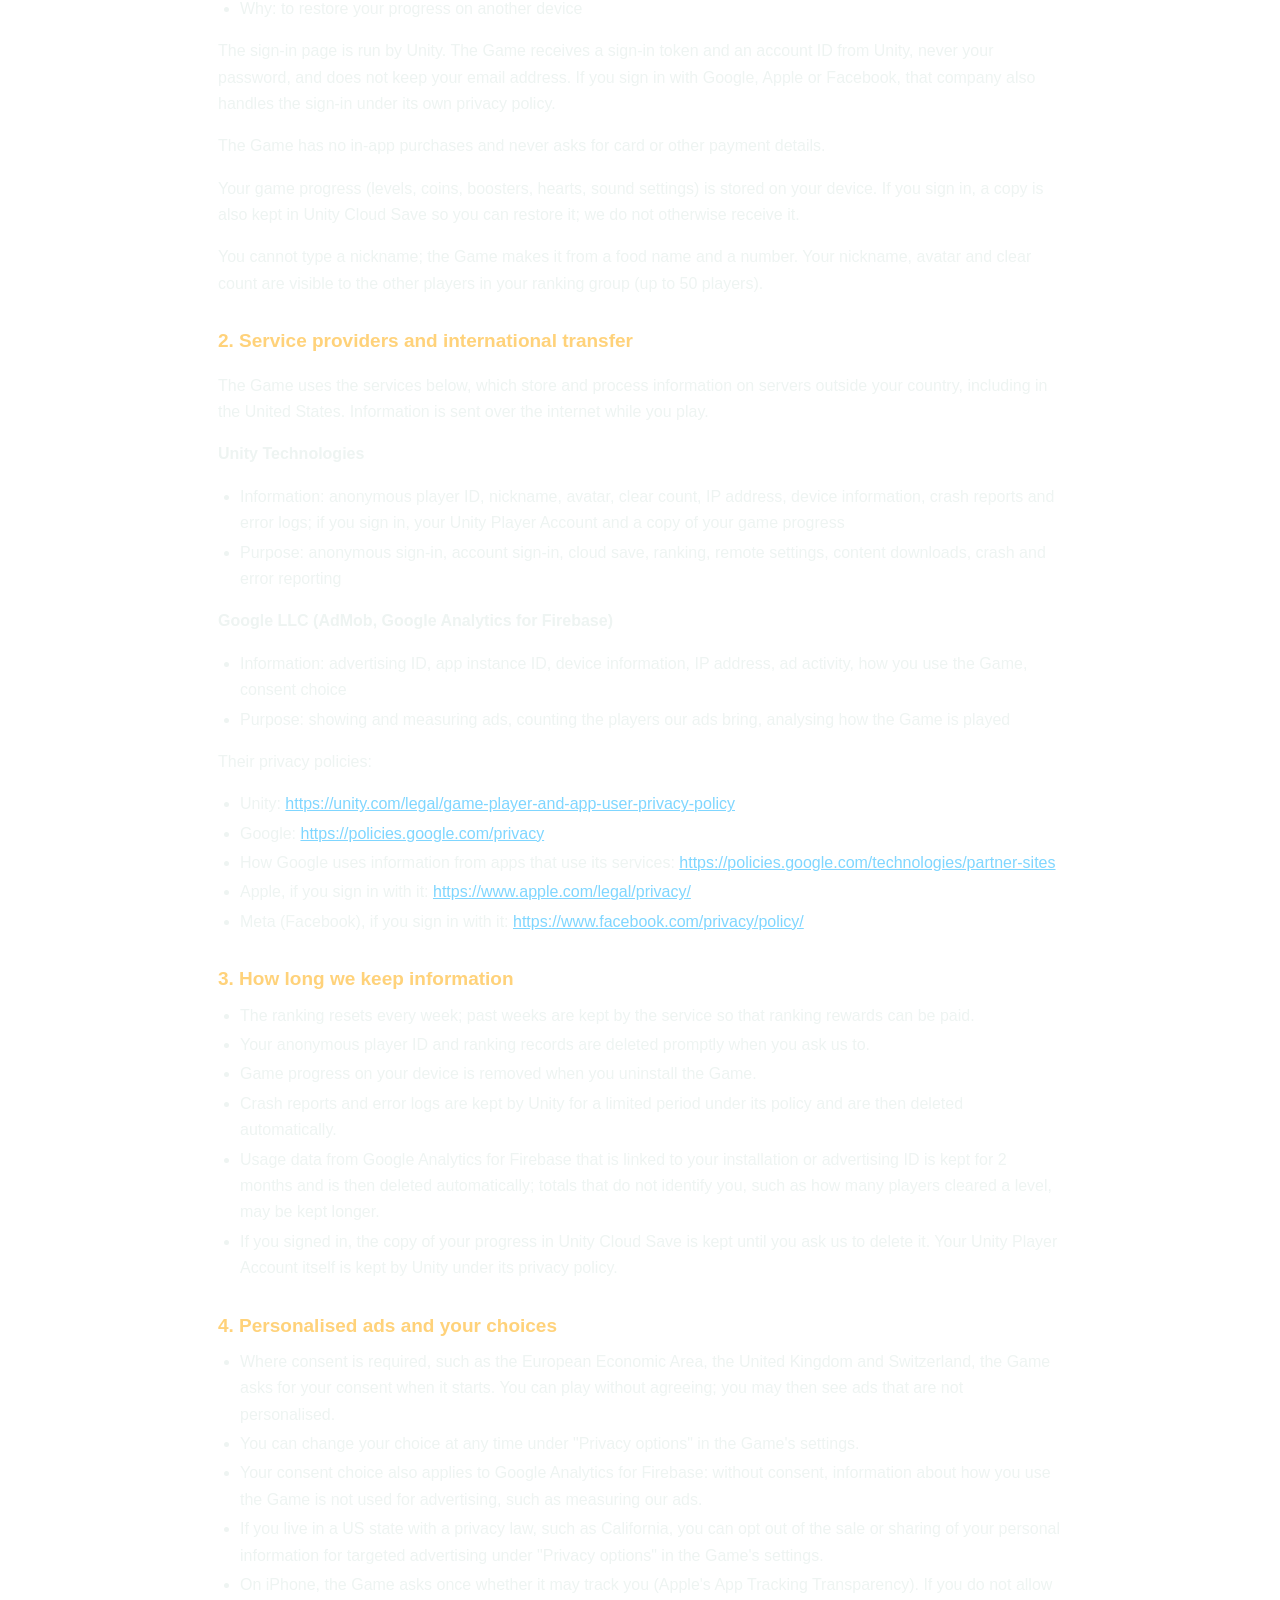
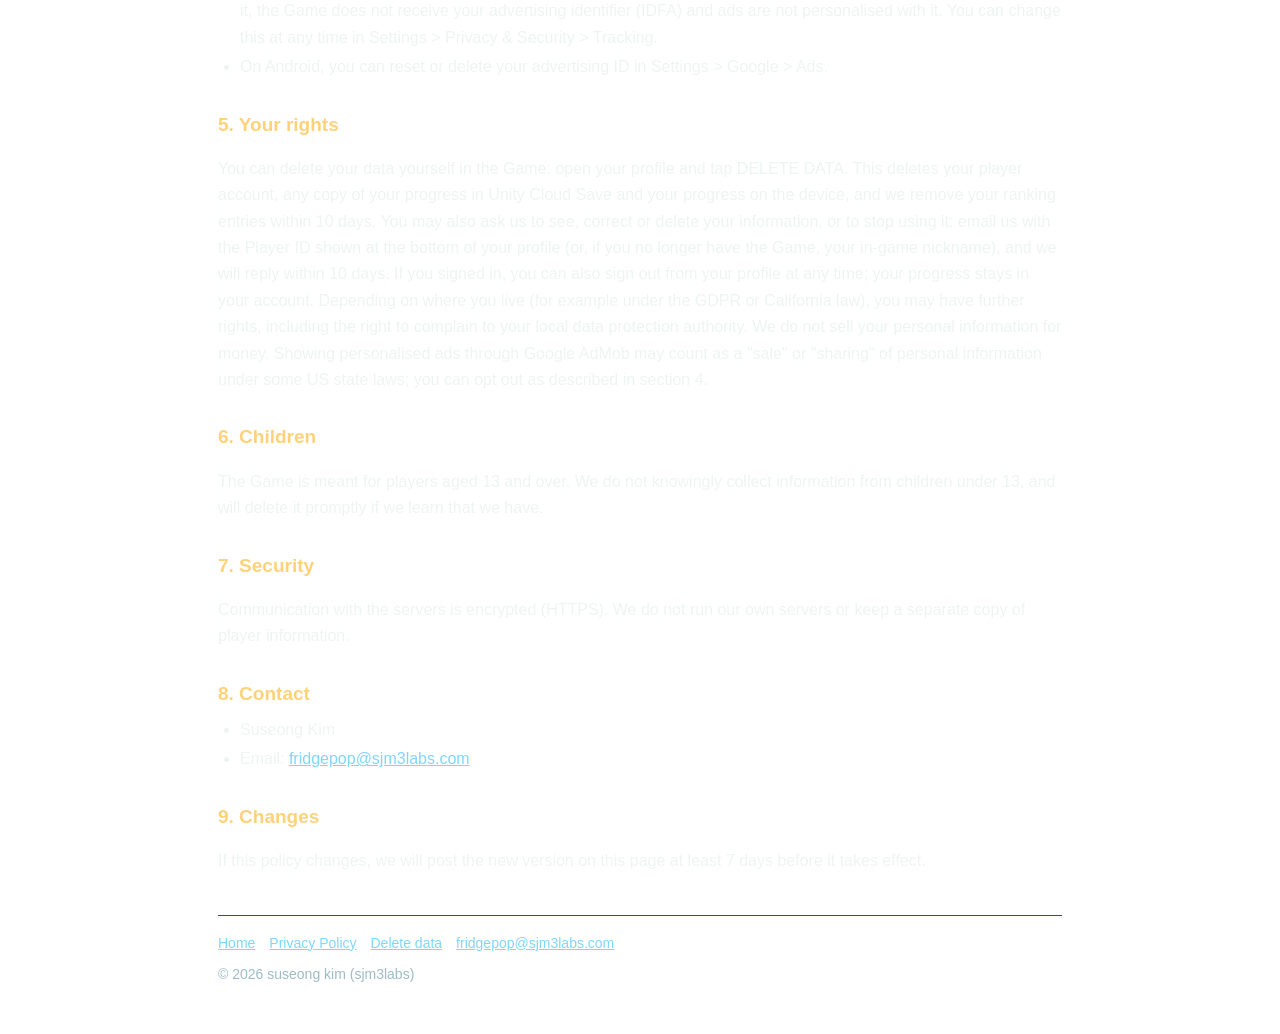
<file: privacy-policy/index.html>
<!doctype html>
<html lang="ko">
<head>
<meta charset="utf-8">
<meta name="viewport" content="width=device-width,initial-scale=1">
<title>Fridge Pop Privacy Policy</title>
<meta name="description" content="Fridge Pop privacy policy / Fridge Pop 개인정보 처리방침">
<meta property="og:title" content="Fridge Pop Privacy Policy">
<meta property="og:description" content="Fridge Pop privacy policy / Fridge Pop 개인정보 처리방침">
<meta property="og:image" content="../assets/icon.png">
<link rel="icon" href="../assets/favicon.png">
<link rel="stylesheet" href="../assets/site.css">
</head>
<body>
<div class="wrap">
<header class="top"><a class="home" href="../"><img src="../assets/icon.png" alt="">Fridge Pop</a><div class="langs"><select id="lang" aria-label="Language"><option value="ko">한국어</option><option value="en">English</option></select></div></header>
<article data-lang="ko">
<h1>Fridge Pop 개인정보 처리방침</h1>

<p>시행일: 2026년 12월 2일</p>

<p>Suseong Kim(이하 "개발자")는 모바일 게임 Fridge Pop(이하 "게임")을 이용하는 분의 개인정보를 「개인정보 보호법」 등 관련 법령에 따라 처리합니다. 이 방침은 게임이 어떤 정보를 왜 처리하는지, 누구에게 맡기는지, 이용자가 어떤 권리를 가지는지 알려 드립니다.</p>

<h2>1. 처리하는 정보와 목적</h2>

<p>로그인은 선택 사항입니다. 이용자가 로그인을 선택하지 않는 한, 게임은 이름·전화번호·이메일 등 이용자를 직접 알아볼 수 있는 정보를 입력받지 않습니다.</p>

<p><b>익명 플레이어 ID</b></p>
<ul>
  <li>수집 방법: 게임 첫 실행 시 자동 생성 (Unity Authentication)</li>
  <li>목적: 랭킹 기록과 게임 설정을 이용자별로 구분</li>
</ul>

<p><b>게임이 만든 닉네임(예: "Chef Apple 1234"), 아바타로 고른 음식, 이번 주 클리어한 레벨 수</b></p>
<ul>
  <li>수집 방법: 레벨을 클리어할 때 자동 전송 (Unity Leaderboards)</li>
  <li>목적: 주간 랭킹 표시와 순위 보상 지급</li>
</ul>

<p><b>광고 식별자(Android 광고 ID, iPhone에서는 추적을 허용한 경우에만 IDFA), 기기 정보(기종, 운영체제, 언어), IP 주소, 광고 조회·클릭 기록, 광고 동의 여부</b></p>
<ul>
  <li>수집 방법: 광고를 불러오거나 볼 때 자동 수집 (Google AdMob)</li>
  <li>목적: 광고 표시, 광고 성과 측정, 부정 클릭 방지, 동의한 경우 맞춤형 광고</li>
</ul>

<p><b>IP 주소, 기기 정보, 앱 버전</b></p>
<ul>
  <li>수집 방법: 게임 시작 시 서버에 접속할 때 자동 수집 (Unity Remote Config, Unity Cloud Content Delivery)</li>
  <li>목적: 게임 설정값 및 추가 콘텐츠(새 음식 등) 다운로드</li>
</ul>

<p><b>게임의 비정상 종료 보고서와 오류 기록, 앱 성능 정보(시작 시간 등), 기기 정보(기종, 운영체제, 메모리), 앱 버전, 설치별 식별자</b></p>
<ul>
  <li>수집 방법: 게임이 비정상 종료되거나 응답하지 않거나 오류를 기록할 때 자동 전송 (Unity Diagnostics)</li>
  <li>목적: 비정상 종료와 오류를 찾아 고치기 위함</li>
</ul>

<p><b>게임 설치별 식별자(앱 인스턴스 ID), 광고 식별자(iPhone에서는 추적을 허용한 경우에만 IDFA), 기기 정보(기종, 운영체제, 언어), 앱 버전, 대략적인 위치(IP 주소로 추정한 국가 또는 지역, IP 주소는 저장하지 않음), 게임 이용 기록(설치와 첫 실행 시점, 접속, 이용 시간, 끝낸 레벨의 번호와 클리어 여부)</b></p>
<ul>
  <li>수집 방법: 게임 이용 중 자동 수집 (Google Analytics for Firebase)</li>
  <li>목적: 광고를 통해 게임을 설치한 이용자 수 측정, 너무 어렵거나 쉬운 레벨 파악</li>
</ul>

<p><b>로그인을 선택한 경우에만: Unity Player Account(구글, Apple, 페이스북 또는 이메일 주소로 로그인하는 계정)</b></p>
<ul>
  <li>수집 방법: 프로필의 SAVE PROGRESS를 누르고 Unity의 로그인 화면에서 로그인할 때 (Unity Player Accounts)</li>
  <li>목적: 게임 진행 상황을 계정에 보관하여 다른 기기에서 이어서 하기 위함</li>
</ul>

<p><b>로그인한 경우에만: 게임 진행 상황의 사본(레벨, 코인, 아이템, 하트, 닉네임, 아바타, 설정)</b></p>
<ul>
  <li>수집 방법: 게임 중, 그리고 게임이 백그라운드로 갈 때 자동 전송 (Unity Cloud Save)</li>
  <li>목적: 다른 기기에서 진행 상황 복원</li>
</ul>

<p>로그인 화면은 Unity가 운영합니다. 게임은 Unity로부터 로그인 토큰과 계정 ID만 받으며, 비밀번호는 받지 않고 이메일 주소도 보관하지 않습니다. 구글, Apple 또는 페이스북으로 로그인하면 해당 회사도 자체 개인정보 처리방침에 따라 로그인을 처리합니다.</p>

<p>게임에는 유료 인앱 구매가 없으며, 카드 번호 등 결제 정보를 요구하지 않습니다.</p>

<p>게임 진행 상황(레벨, 코인, 아이템, 하트, 소리 설정)은 이용자의 기기에 저장됩니다. 로그인한 경우에는 복원을 위해 Unity Cloud Save에도 사본이 보관되며, 그 밖에는 개발자에게 전송되지 않습니다.</p>

<p>닉네임은 이용자가 직접 입력할 수 없고 게임이 음식 이름과 숫자로 만듭니다. 닉네임과 아바타, 클리어 수는 같은 랭킹 그룹(최대 50명)의 다른 이용자에게 보입니다.</p>

<h2>2. 처리를 맡기는 곳과 국외 이전</h2>

<p>게임은 아래 업체의 서비스를 이용하며, 이 과정에서 정보가 해외 서버로 전송·보관됩니다. 전송은 게임 이용 중 인터넷을 통해 이루어집니다.</p>

<p><b>Unity Technologies</b> (연락처: <a href="mailto:privacy@unity3d.com">privacy@unity3d.com</a>)</p>
<ul>
  <li>국가: 미국 등</li>
  <li>이전되는 정보: 익명 플레이어 ID, 닉네임, 아바타, 클리어 수, IP 주소, 기기 정보, 비정상 종료 보고서와 오류 기록. 로그인한 경우 Unity Player Account와 게임 진행 상황 사본</li>
  <li>목적: 익명 인증, 계정 로그인, 클라우드 저장, 랭킹, 원격 설정, 콘텐츠 다운로드, 오류 보고</li>
  <li>보유 기간: 삭제 요청 시까지 또는 Unity 정책에 따름</li>
</ul>

<p><b>Google LLC (AdMob, Google Analytics for Firebase)</b></p>
<ul>
  <li>국가: 미국 등</li>
  <li>이전되는 정보: 광고 식별자, 앱 인스턴스 ID, 기기 정보, IP 주소, 광고 이용 기록, 게임 이용 기록, 동의 여부</li>
  <li>목적: 광고 표시 및 측정, 광고를 통한 설치 측정, 게임 이용 분석</li>
  <li>보유 기간: Google 정책에 따름(게임 이용 기록은 2개월)</li>
</ul>

<p>각 업체의 개인정보 처리방침:</p>
<ul>
  <li>Unity: <a href="https://unity.com/legal/game-player-and-app-user-privacy-policy">https://unity.com/legal/game-player-and-app-user-privacy-policy</a></li>
  <li>Google: <a href="https://policies.google.com/privacy">https://policies.google.com/privacy</a></li>
  <li>Google이 파트너 앱의 정보를 사용하는 방법: <a href="https://policies.google.com/technologies/partner-sites">https://policies.google.com/technologies/partner-sites</a></li>
  <li>Apple, Apple로 로그인한 경우: <a href="https://www.apple.com/kr/legal/privacy/">https://www.apple.com/kr/legal/privacy/</a></li>
  <li>Meta(페이스북), 페이스북으로 로그인한 경우: <a href="https://www.facebook.com/privacy/policy/">https://www.facebook.com/privacy/policy/</a></li>
</ul>

<p>국외 이전을 원하지 않으면 게임을 삭제하여 이전을 멈출 수 있습니다. 다만 위 서비스는 게임 운영에 필요하므로 이전을 거부하면 게임을 이용할 수 없습니다.</p>

<h2>3. 보유 기간과 파기</h2>
<ul>
  <li>랭킹 기록은 주 단위로 초기화되며, 지난 주 기록은 순위 보상 지급을 위해 서비스에 보관됩니다.</li>
  <li>익명 플레이어 ID와 랭킹 기록은 이용자가 삭제를 요청하면 지체 없이 삭제합니다.</li>
  <li>기기에 저장된 게임 진행 상황은 게임을 삭제하면 함께 지워집니다.</li>
  <li>비정상 종료 보고서와 오류 기록은 Unity 정책에 따라 일정 기간 보관된 뒤 자동으로 삭제됩니다.</li>
  <li>Google Analytics for Firebase의 이용 기록 중 설치별 식별자나 광고 식별자와 연결된 것은 2개월 보관된 뒤 자동으로 삭제됩니다. 레벨별 클리어 수처럼 이용자를 알아볼 수 없는 통계는 더 오래 보관될 수 있습니다.</li>
  <li>로그인한 경우 Unity Cloud Save에 보관된 진행 상황 사본은 이용자가 삭제를 요청할 때까지 보관합니다. Unity Player Account 자체는 Unity가 자체 개인정보 처리방침에 따라 보관합니다.</li>
  <li>전자적 파일은 복구할 수 없는 방법으로 삭제합니다.</li>
</ul>

<h2>4. 맞춤형 광고와 선택권</h2>
<ul>
  <li>유럽경제지역(EEA), 영국, 스위스 등 동의가 필요한 지역에서는 게임 시작 시 광고 동의 화면이 나타나며, 동의하지 않아도 게임을 이용할 수 있습니다(이 경우 맞춤형이 아닌 광고가 나올 수 있습니다).</li>
  <li>게임 설정 화면의 "개인정보 옵션"에서 언제든 선택을 바꿀 수 있습니다.</li>
  <li>이 동의 여부는 Google Analytics for Firebase에도 적용되어, 동의하지 않으면 게임 이용 기록을 광고(광고 성과 측정 등)에 사용하지 않습니다.</li>
  <li>미국 캘리포니아 등 개인정보 보호법이 있는 주의 이용자는 게임 설정 화면의 "개인정보 옵션"에서 맞춤형 광고를 위한 개인정보 판매·공유를 거부할 수 있습니다.</li>
  <li>iPhone에서는 게임을 처음 실행할 때 추적 허용 여부를 한 번 묻습니다(Apple 앱 추적 투명성). 허용하지 않으면 게임은 광고 식별자(IDFA)를 받지 않으며, 이를 이용한 맞춤형 광고도 나오지 않습니다. 설정 &gt; 개인정보 보호 및 보안 &gt; 추적에서 언제든 바꿀 수 있습니다.</li>
  <li>Android 기기 설정 &gt; Google &gt; 광고에서 광고 ID를 재설정하거나 삭제할 수 있습니다.</li>
</ul>

<h2>5. 이용자의 권리</h2>

<p>이용자는 게임 안에서 직접 정보를 삭제할 수 있습니다. 프로필을 열고 DELETE DATA를 누르면 플레이어 계정, Unity Cloud Save에 보관된 진행 상황 사본, 기기의 진행 상황이 삭제되며, 랭킹 기록은 개발자가 10일 안에 삭제합니다. 또한 언제든지 자신의 정보에 대한 열람, 정정, 삭제, 처리 정지를 요청할 수 있습니다. 아래 이메일로 프로필 아래쪽에 표시된 Player ID(게임을 이미 삭제했다면 게임 안의 닉네임)를 알려 주시면 본인 기록을 확인한 뒤 10일 안에 처리하고 결과를 알려 드립니다. 로그인한 경우 프로필에서 언제든 로그아웃할 수 있으며, 진행 상황은 계정에 남습니다. 만 14세 미만 아동의 법정대리인도 같은 권리를 가집니다. 개발자는 개인정보를 대가를 받고 판매하지 않습니다. 다만 Google AdMob을 통한 맞춤형 광고는 미국 일부 주의 법에서 개인정보의 "판매" 또는 "공유"로 볼 수 있으며, 4번의 방법으로 거부할 수 있습니다.</p>

<h2>6. 아동의 개인정보</h2>

<p>게임은 만 14세 이상을 대상으로 합니다. 개발자는 만 14세 미만 아동의 정보를 알면서 수집하지 않으며, 그런 사실을 알게 되면 지체 없이 삭제합니다.</p>

<h2>7. 안전성 확보 조치</h2>

<p>서버와의 통신은 암호화(HTTPS)하며, 개발자가 직접 서버를 운영하거나 이용자 정보를 별도로 보관하지 않습니다.</p>

<h2>8. 개인정보 보호책임자와 문의</h2>
<ul>
  <li>개인정보 보호책임자: Suseong Kim</li>
  <li>이메일: <a href="mailto:fridgepop@sjm3labs.com">fridgepop@sjm3labs.com</a></li>
</ul>

<p>개인정보 침해에 대한 상담이 필요하면 아래 기관에 문의할 수 있습니다.</p>
<ul>
  <li>개인정보침해신고센터: <a href="https://privacy.kisa.or.kr">privacy.kisa.or.kr</a> / 국번 없이 118</li>
  <li>개인정보분쟁조정위원회: <a href="https://www.kopico.go.kr">www.kopico.go.kr</a> / 1833-6972</li>
  <li>대검찰청: <a href="https://www.spo.go.kr">www.spo.go.kr</a> / 국번 없이 1301</li>
  <li>경찰청: <a href="https://ecrm.police.go.kr">ecrm.police.go.kr</a> / 국번 없이 182</li>
</ul>

<h2>9. 방침의 변경</h2>

<p>이 방침이 바뀌면 시행 7일 전부터 이 페이지에 알립니다.</p>
</article>
<article data-lang="en">
<h1>Fridge Pop Privacy Policy</h1>

<p>Effective date: December 2, 2026</p>

<p>Suseong Kim ("we", the developer) makes the mobile game Fridge Pop (the "Game"). This policy explains what information the Game handles, why, who handles it for us, and the choices you have.</p>

<h2>1. Information we handle and why</h2>

<p>Signing in is optional. Unless you choose to sign in, the Game never asks for your name, phone number, email or any other information that identifies you directly.</p>

<p><b>An anonymous player ID</b></p>
<ul>
  <li>How it is collected: created automatically when the Game first starts (Unity Authentication)</li>
  <li>Why: to keep your ranking record and game settings apart from other players'</li>
</ul>

<p><b>A nickname the Game makes for you (such as "Chef Apple 1234"), the food you chose as your avatar, and how many levels you cleared this week</b></p>
<ul>
  <li>How it is collected: sent automatically when you clear a level (Unity Leaderboards)</li>
  <li>Why: to show the weekly ranking and pay ranking rewards</li>
</ul>

<p><b>Advertising ID (the Android advertising ID, or on iPhone the IDFA, only if you allow tracking), device information (model, operating system, language), IP address, ad views and clicks, and your ad consent choice</b></p>
<ul>
  <li>How it is collected: automatically when ads are loaded or shown (Google AdMob)</li>
  <li>Why: to show ads, measure them, prevent fraud and, if you agree, personalise them</li>
</ul>

<p><b>IP address, device information, app version</b></p>
<ul>
  <li>How it is collected: automatically when the Game contacts its servers at start (Unity Remote Config, Unity Cloud Content Delivery)</li>
  <li>Why: to download game settings and extra content such as new foods</li>
</ul>

<p><b>Crash reports and error logs from the Game, the app's performance (such as start-up time), device information (model, operating system, memory), app version and an identifier for your installation</b></p>
<ul>
  <li>How it is collected: sent automatically when the Game crashes, stops responding or records an error (Unity Diagnostics)</li>
  <li>Why: to find and fix crashes and errors</li>
</ul>

<p><b>An identifier for your installation of the Game (app instance ID), the advertising ID (on iPhone the IDFA, only if you allow tracking), device information (model, operating system, language), app version, your approximate location (country or region, worked out from the IP address, which is not stored), and how you use the Game: when it was installed and first opened, sessions, time spent in the Game, and each level you finish, with its number and whether you cleared it</b></p>
<ul>
  <li>How it is collected: collected automatically while you play (Google Analytics for Firebase)</li>
  <li>Why: to count how many players our ads bring to the Game, and to see which levels are too hard or too easy</li>
</ul>

<p><b>Only if you choose to sign in: your Unity Player Account (an account you sign in to with Google, Apple, Facebook or an email address)</b></p>
<ul>
  <li>How it is collected: when you tap SAVE PROGRESS in your profile and sign in on Unity's sign-in page (Unity Player Accounts)</li>
  <li>Why: to keep your game progress with your account, so you can continue on another device</li>
</ul>

<p><b>Only if you signed in: a copy of your game progress (levels, coins, boosters, hearts, nickname, avatar, settings)</b></p>
<ul>
  <li>How it is collected: sent automatically while you play and when the Game goes to the background (Unity Cloud Save)</li>
  <li>Why: to restore your progress on another device</li>
</ul>

<p>The sign-in page is run by Unity. The Game receives a sign-in token and an account ID from Unity, never your password, and does not keep your email address. If you sign in with Google, Apple or Facebook, that company also handles the sign-in under its own privacy policy.</p>

<p>The Game has no in-app purchases and never asks for card or other payment details.</p>

<p>Your game progress (levels, coins, boosters, hearts, sound settings) is stored on your device. If you sign in, a copy is also kept in Unity Cloud Save so you can restore it; we do not otherwise receive it.</p>

<p>You cannot type a nickname; the Game makes it from a food name and a number. Your nickname, avatar and clear count are visible to the other players in your ranking group (up to 50 players).</p>

<h2>2. Service providers and international transfer</h2>

<p>The Game uses the services below, which store and process information on servers outside your country, including in the United States. Information is sent over the internet while you play.</p>

<p><b>Unity Technologies</b></p>
<ul>
  <li>Information: anonymous player ID, nickname, avatar, clear count, IP address, device information, crash reports and error logs; if you sign in, your Unity Player Account and a copy of your game progress</li>
  <li>Purpose: anonymous sign-in, account sign-in, cloud save, ranking, remote settings, content downloads, crash and error reporting</li>
</ul>

<p><b>Google LLC (AdMob, Google Analytics for Firebase)</b></p>
<ul>
  <li>Information: advertising ID, app instance ID, device information, IP address, ad activity, how you use the Game, consent choice</li>
  <li>Purpose: showing and measuring ads, counting the players our ads bring, analysing how the Game is played</li>
</ul>

<p>Their privacy policies:</p>
<ul>
  <li>Unity: <a href="https://unity.com/legal/game-player-and-app-user-privacy-policy">https://unity.com/legal/game-player-and-app-user-privacy-policy</a></li>
  <li>Google: <a href="https://policies.google.com/privacy">https://policies.google.com/privacy</a></li>
  <li>How Google uses information from apps that use its services: <a href="https://policies.google.com/technologies/partner-sites">https://policies.google.com/technologies/partner-sites</a></li>
  <li>Apple, if you sign in with it: <a href="https://www.apple.com/legal/privacy/">https://www.apple.com/legal/privacy/</a></li>
  <li>Meta (Facebook), if you sign in with it: <a href="https://www.facebook.com/privacy/policy/">https://www.facebook.com/privacy/policy/</a></li>
</ul>

<h2>3. How long we keep information</h2>
<ul>
  <li>The ranking resets every week; past weeks are kept by the service so that ranking rewards can be paid.</li>
  <li>Your anonymous player ID and ranking records are deleted promptly when you ask us to.</li>
  <li>Game progress on your device is removed when you uninstall the Game.</li>
  <li>Crash reports and error logs are kept by Unity for a limited period under its policy and are then deleted automatically.</li>
  <li>Usage data from Google Analytics for Firebase that is linked to your installation or advertising ID is kept for 2 months and is then deleted automatically; totals that do not identify you, such as how many players cleared a level, may be kept longer.</li>
  <li>If you signed in, the copy of your progress in Unity Cloud Save is kept until you ask us to delete it. Your Unity Player Account itself is kept by Unity under its privacy policy.</li>
</ul>

<h2>4. Personalised ads and your choices</h2>
<ul>
  <li>Where consent is required, such as the European Economic Area, the United Kingdom and Switzerland, the Game asks for your consent when it starts. You can play without agreeing; you may then see ads that are not personalised.</li>
  <li>You can change your choice at any time under "Privacy options" in the Game's settings.</li>
  <li>Your consent choice also applies to Google Analytics for Firebase: without consent, information about how you use the Game is not used for advertising, such as measuring our ads.</li>
  <li>If you live in a US state with a privacy law, such as California, you can opt out of the sale or sharing of your personal information for targeted advertising under "Privacy options" in the Game's settings.</li>
  <li>On iPhone, the Game asks once whether it may track you (Apple's App Tracking Transparency). If you do not allow it, the Game does not receive your advertising identifier (IDFA) and ads are not personalised with it. You can change this at any time in Settings &gt; Privacy &amp; Security &gt; Tracking.</li>
  <li>On Android, you can reset or delete your advertising ID in Settings &gt; Google &gt; Ads.</li>
</ul>

<h2>5. Your rights</h2>

<p>You can delete your data yourself in the Game: open your profile and tap DELETE DATA. This deletes your player account, any copy of your progress in Unity Cloud Save and your progress on the device, and we remove your ranking entries within 10 days. You may also ask us to see, correct or delete your information, or to stop using it: email us with the Player ID shown at the bottom of your profile (or, if you no longer have the Game, your in-game nickname), and we will reply within 10 days. If you signed in, you can also sign out from your profile at any time; your progress stays in your account. Depending on where you live (for example under the GDPR or California law), you may have further rights, including the right to complain to your local data protection authority. We do not sell your personal information for money. Showing personalised ads through Google AdMob may count as a "sale" or "sharing" of personal information under some US state laws; you can opt out as described in section 4.</p>

<h2>6. Children</h2>

<p>The Game is meant for players aged 13 and over. We do not knowingly collect information from children under 13, and will delete it promptly if we learn that we have.</p>

<h2>7. Security</h2>

<p>Communication with the servers is encrypted (HTTPS). We do not run our own servers or keep a separate copy of player information.</p>

<h2>8. Contact</h2>
<ul>
  <li>Suseong Kim</li>
  <li>Email: <a href="mailto:fridgepop@sjm3labs.com">fridgepop@sjm3labs.com</a></li>
</ul>

<h2>9. Changes</h2>

<p>If this policy changes, we will post the new version on this page at least 7 days before it takes effect.</p>
</article>
<footer>
<a href="../">Home</a><a href="../privacy-policy/"><span data-lang="ko">개인정보처리방침</span><span data-lang="en">Privacy Policy</span></a><a href="../delete-account/"><span data-lang="ko">데이터 삭제</span><span data-lang="en">Delete data</span></a><a href="mailto:fridgepop@sjm3labs.com">fridgepop@sjm3labs.com</a>
<div style="margin-top:8px">© 2026 suseong kim (sjm3labs)</div>
</footer>
</div>
<script src="../assets/site.js"></script>
</body>
</html>
</file>
<file: assets/site.css>
*{box-sizing:border-box}
html{-webkit-text-size-adjust:100%}
body{margin:0;font-family:-apple-system,BlinkMacSystemFont,"Segoe UI","Apple SD Gothic Neo","Noto Sans KR","Malgun Gothic",Roboto,sans-serif;
background:linear-gradient(#17465a,#0c2433) fixed;color:#eef4f2;line-height:1.65;font-size:16px}
a{color:#7fd6ff}
.wrap{max-width:880px;margin:0 auto;padding:20px 18px 48px}
header.top{display:flex;align-items:center;gap:12px;padding:6px 0 18px}
header.top img{width:40px;height:40px;border-radius:10px}
header.top a.home{display:flex;align-items:center;gap:10px;color:#ffd27a;font-weight:800;font-size:20px;text-decoration:none}
header.top .langs{margin-left:auto}
select{background:#1d3d4d;color:#eef4f2;border:1px solid #3d6a7c;border-radius:8px;padding:6px 8px;font-size:15px}
h1{font-size:28px;line-height:1.3;margin:6px 0 4px;color:#ffd27a}
h2{font-size:19px;margin:28px 0 8px;color:#ffd27a}
h3{font-size:16px;margin:20px 0 6px;color:#ffe7b3}
.card{background:#1a3a4a;border:1px solid #2c5568;border-radius:16px;padding:18px 18px}
.card>:first-child{margin-top:0}
.card>:last-child{margin-bottom:0}
.muted{color:#9dbcc6;font-size:14px}
ul,ol{padding-left:22px;margin:6px 0}
li{margin:3px 0}
.button{display:inline-block;padding:12px 18px;border-radius:12px;background:#3fb37f;color:#fff;font-weight:700;text-decoration:none;margin:4px 8px 4px 0}
.button.orange{background:#f4793b}
.button.off{background:transparent;border:1px solid #6f97a4;color:#9dbcc6;cursor:default}
footer{margin-top:40px;padding-top:16px;border-top:1px solid #2c5568;font-size:14px;color:#9dbcc6}
footer a{margin-right:14px}
[data-lang]:not(.on){display:none}
</file>
